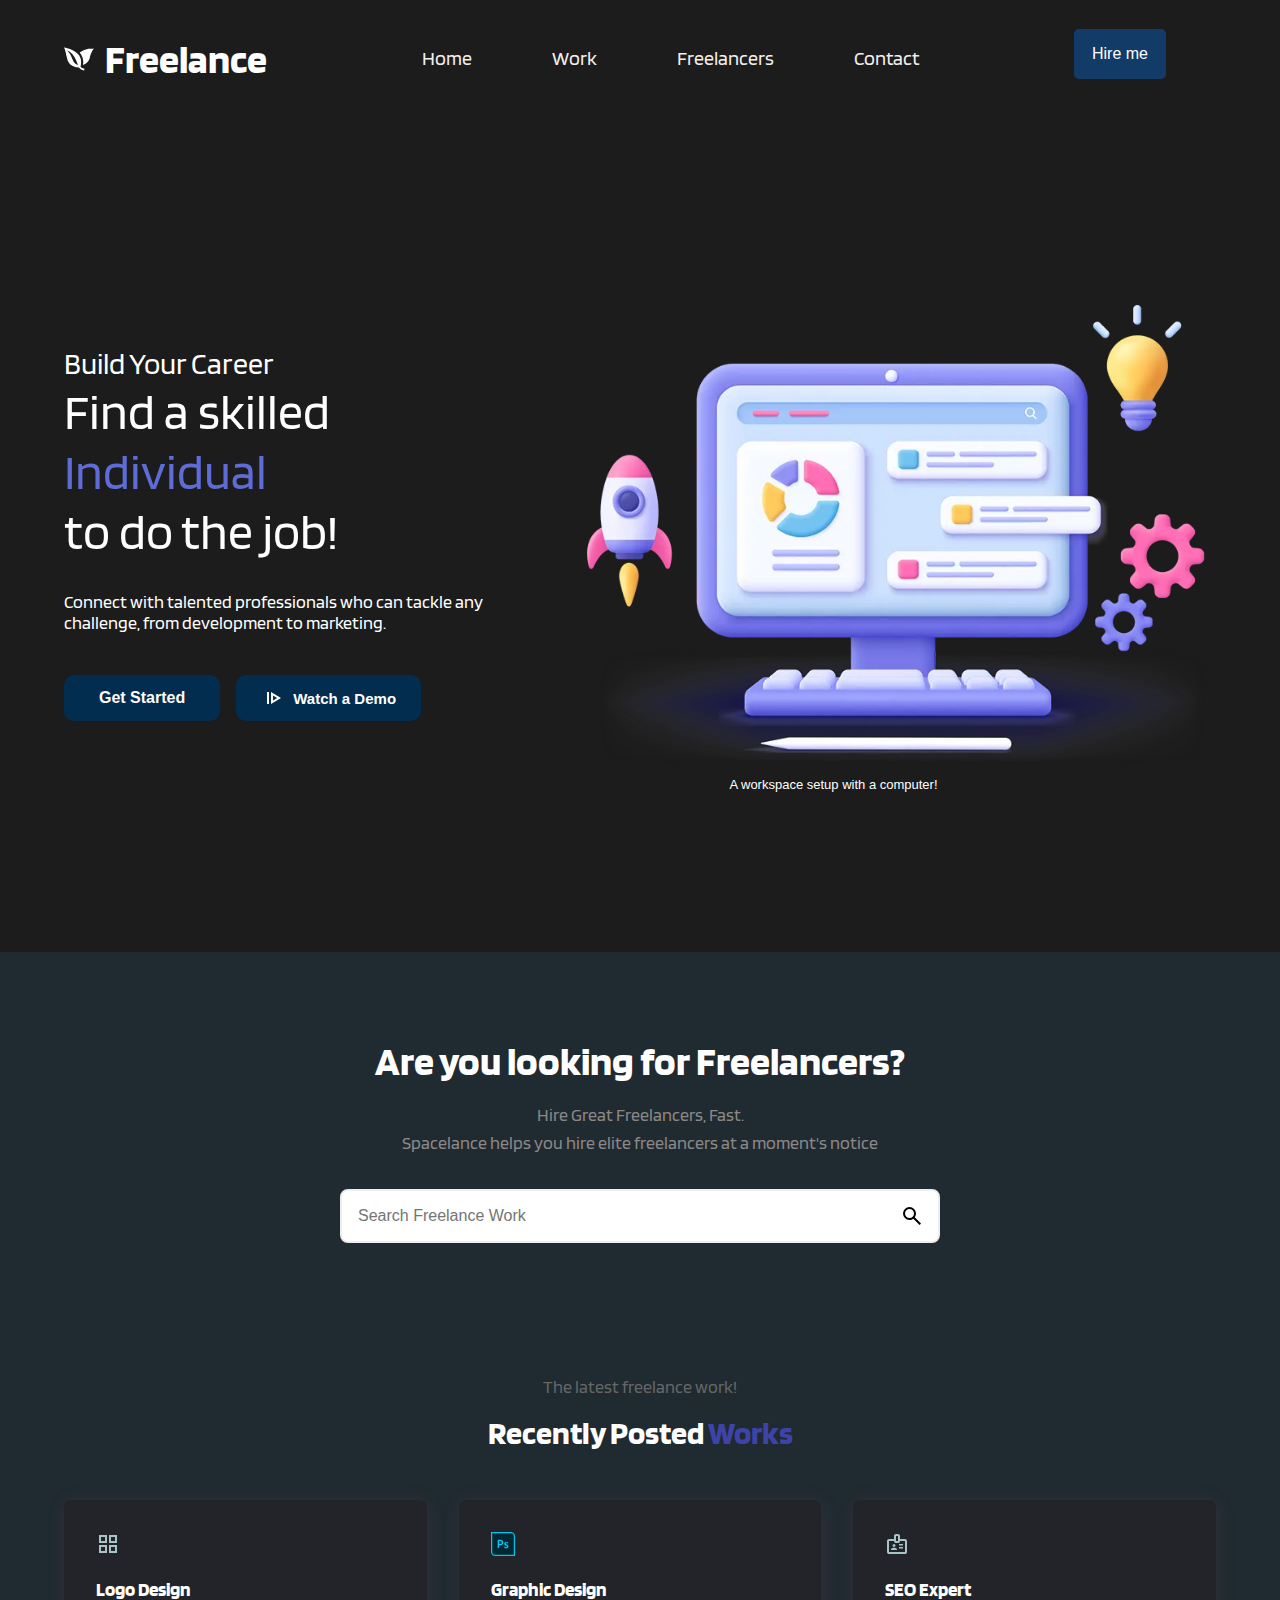
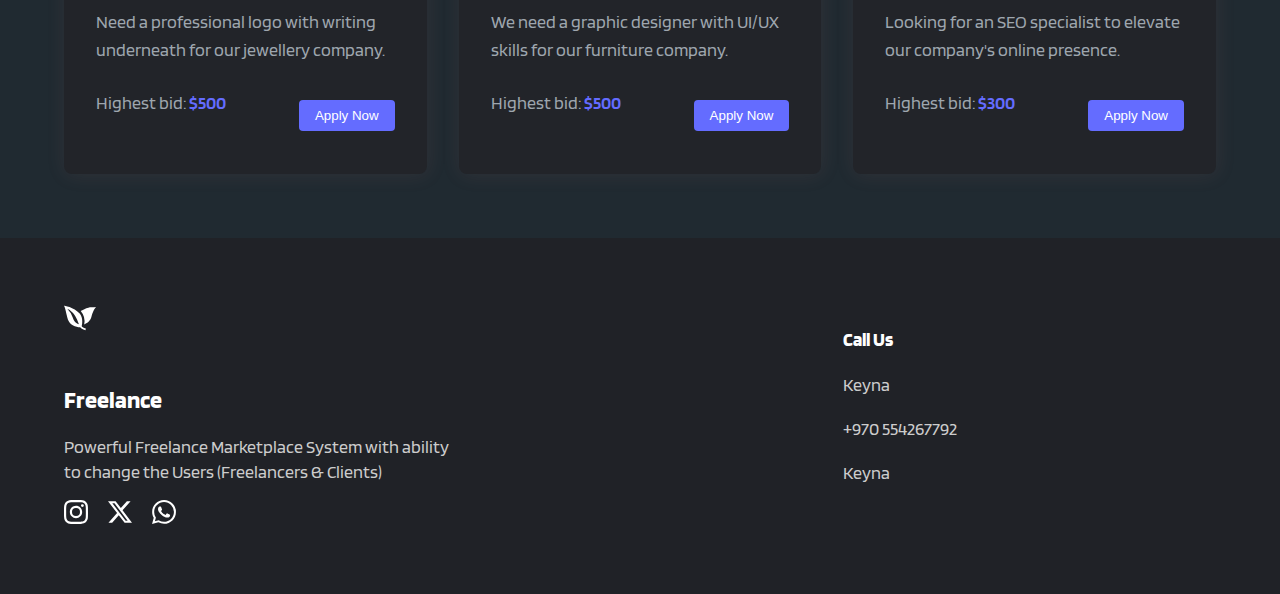
<file: index.html>
<!DOCTYPE html>
<html lang="en">
<head>
    <meta charset="UTF-8">
    <meta name="viewport" content="width=device-width, initial-scale=1.0">
    <title>Freelance</title>
    <link rel="stylesheet" href="./styles/main.css">
    <link rel="stylesheet" href="./styles/style.css">

</head>
<body>

  <section id="landing">
    <header class="head-container">
      <div class="logo">
          <svg role="img" class=icon viewBox="0 0 24 24" xmlns="http://www.w3.org/2000/svg"><title>Codefresh</title><path d="M0 2.84c1.402 2.71 1.445 5.241 2.977 10.4 1.855 5.341 8.703 5.701 9.21 5.711.46.726 1.513 1.704 3.926 2.21l.268-1.272c-2.082-.436-2.844-1.239-3.106-1.68l-.005.006c.087-.484 1.523-5.377-1.323-9.352C7.182 3.583 0 2.84 0 2.84zm24 .84c-3.898.611-4.293-.92-11.473 3.093a11.879 11.879 0 0 1 2.625 10.05c3.723-1.486 5.166-3.976 5.606-6.466 0 0 1.27-4.716 3.242-6.677zM12.527 6.773l-.002-.002v.004l.002-.002zM2.643 5.22s5.422 1.426 8.543 11.543c-2.945-.889-4.203-3.796-4.63-5.168h.006a15.863 15.863 0 0 0-3.92-6.375z"/></svg>
          <h1><a href="../index.html">Freelance</a></h1>
      </div>
  
      <nav>
        <ul class="navigation">
          <li><a href="#landing">Home</a></li>
          <li><a href="#looking-id">Work</a></li>
          <li><a href="#latest-id">Freelancers</a></li>
          <li><a href="#footer-id">Contact</a></li>
        </ul>
      </nav>
      <button class="hire"><a href="/pages/login.html">Hire me</a></button>
    </header>
  <main>
    <section class="main-text">
      <div class="text"> 
        <p class="build">Build Your Career</p>
        <p>Find a skilled <span>Individual</span><br> to do the job!</p>
        <p>Connect with talented professionals who can tackle any challenge, from development to marketing.
        </p>
      </div>
      <div class="buttons">
        <button id="getStarted">
          <a href="#">Get Started</a>
        </button>
        <button class="button2">
          <svg xmlns="http://www.w3.org/2000/svg" class="video" height="24px" viewBox="0 -960 960 960" width="24px" fill="#e3e3e3"><path d="M240-240v-480h80v480h-80Zm160 0 400-240-400-240v480Zm80-141v-198l165 99-165 99Zm0-99Z"/></svg>
          <p class="demo">Watch a Demo</p>
        </button>
      </div>
    </section>

      <div class="pic">
        <figure>
          <img src="Images/Photo.webp" alt="A photo that contains a computer">
          <figcaption>A workspace setup with a computer!</figcaption>
        </figure>
      </div>
    
  </main> 
  </section>

  <section id="main">
    <section class="looking-container" id="looking-id">
        
      <div class="looking-text">
     <h1 class="looking-h">Are you looking for Freelancers?</h1>
     <p class="looking-p">Hire Great Freelancers, Fast.<br> Spacelance helps you hire elite freelancers at a moment's notice</p>
      </div>
   
     <div class="search-container">
       <form>
       <input type="search" class="search" placeholder="Search Freelance Work">
        <svg xmlns="http://www.w3.org/2000/svg" class="icon-search" height="24px" viewBox="0 -960 960 960" width="24px" fill="#000000">
        <path d="M784-120 532-372q-30 24-69 38t-83 14q-109 0-184.5-75.5T120-580q0-109 75.5-184.5T380-840q109 0 184.5 75.5T640-580q0 44-14 83t-38 69l252 252-56 56ZM380-400q75 0 127.5-52.5T560-580q0-75-52.5-127.5T380-760q-75 0-127.5 52.5T200-580q0 75 52.5 127.5T380-400Z"/></svg>
       </form>
     </div>
   
 </section>



 <section class="latest-work" id="latest-id">
   <div class="latest-text">
       <p class="latest-p">The latest freelance work!</p>
       <h1 class="latest-h">Recently Posted <span>Works</span></h1>
   </div>

   <div class="cards-container">
       <div class="card">
           <div class="icon">
               <svg xmlns="http://www.w3.org/2000/svg" height="24px" viewBox="0 -960 960 960" width="24px" fill="#000000" aria-label="Category Icon">
               <path d="M120-520v-320h320v320H120Zm0 400v-320h320v320H120Zm400-400v-320h320v320H520Zm0 400v-320h320v320H520ZM200-600h160v-160H200v160Zm400 0h160v-160H600v160Zm0 400h160v-160H600v160Zm-400 0h160v-160H200v160Zm400-400Zm0 240Zm-240 0Zm0-240Z"/>
               </svg>
           </div>
           <h3>Logo Design</h3>
           <p>Need a professional logo with writing underneath for our jewellery company.</p>
           <div class="card-footer">
               <p class="price">Highest bid: <span>$500</span></p>
               <button class="apply-btn">Apply Now</button>
           </div>
       </div>

       <div class="card">
           <div class="icon">
               <img src="/svg/adobe-photoshop.png" height="24" alt="Photoshop Icon">
           </div>
           <h3>Graphic Design</h3>
           <p>We need a graphic designer with UI/UX skills for our furniture company.</p>
           <div class="card-footer">
               <p class="price">Highest bid: <span>$500</span></p>
               <button class="apply-btn">Apply Now</button>
           </div>
       </div>

       <div class="card">
           <div class="icon">
               <svg xmlns="http://www.w3.org/2000/svg" height="24px" viewBox="0 -960 960 960" width="24px" fill="#000000">
               <path d="M160-80q-33 0-56.5-23.5T80-160v-440q0-33 23.5-56.5T160-680h200v-120q0-33 23.5-56.5T440-880h80q33 0 56.5 23.5T600-800v120h200q33 0 56.5 23.5T880-600v440q0 33-23.5 56.5T800-80H160Zm0-80h640v-440H600q0 33-23.5 56.5T520-520h-80q-33 0-56.5-23.5T360-600H160v440Zm80-80h240v-18q0-17-9.5-31.5T444-312q-20-9-40.5-13.5T360-330q-23 0-43.5 4.5T276-312q-17 8-26.5 22.5T240-258v18Zm320-60h160v-60H560v60Zm-200-60q25 0 42.5-17.5T420-420q0-25-17.5-42.5T360-480q-25 0-42.5 17.5T300-420q0 25 17.5 42.5T360-360Zm200-60h160v-60H560v60ZM440-600h80v-200h-80v200Zm40 220Z"/></svg>                    </svg>
           </div>
           <h3>SEO Expert</h3>
           <p>Looking for an SEO specialist to elevate our company's online presence.</p>
           <div class="card-footer">
               <p class="price">Highest bid: <span>$300</span></p>
               <button class="apply-btn">Apply Now</button>
           </div>
       </div>
   </div> 
</section>


   <footer>
   <section class="footer1" id="footer-id">
           <div class="logo-footer">
               <div class="logo-icon">
                   <svg role="img" class=icon viewBox="0 0 24 24" xmlns="http://www.w3.org/2000/svg"><title>Codefresh</title><path d="M0 2.84c1.402 2.71 1.445 5.241 2.977 10.4 1.855 5.341 8.703 5.701 9.21 5.711.46.726 1.513 1.704 3.926 2.21l.268-1.272c-2.082-.436-2.844-1.239-3.106-1.68l-.005.006c.087-.484 1.523-5.377-1.323-9.352C7.182 3.583 0 2.84 0 2.84zm24 .84c-3.898.611-4.293-.92-11.473 3.093a11.879 11.879 0 0 1 2.625 10.05c3.723-1.486 5.166-3.976 5.606-6.466 0 0 1.27-4.716 3.242-6.677zM12.527 6.773l-.002-.002v.004l.002-.002zM2.643 5.22s5.422 1.426 8.543 11.543c-2.945-.889-4.203-3.796-4.63-5.168h.006a15.863 15.863 0 0 0-3.92-6.375z"/></svg>
                   <h1><a href="../index.html">Freelance</a></h1>
               </div>
           <p>Powerful Freelance Marketplace System with ability to change the Users (Freelancers & Clients)</p>
           <div class="footer-icons">

                   <div class="social-icon instagram">
                       <a href="https://www.instagram.com/"> 
                       <svg role="img" class="f-icon" viewBox="0 0 24 24" xmlns="http://www.w3.org/2000/svg"><title>Instagram</title>
                        <path d="M7.0301.084c-1.2768.0602-2.1487.264-2.911.5634-.7888.3075-1.4575.72-2.1228 1.3877-.6652.6677-1.075 1.3368-1.3802 2.127-.2954.7638-.4956 1.6365-.552 2.914-.0564 1.2775-.0689 1.6882-.0626 4.947.0062 3.2586.0206 3.6671.0825 4.9473.061 1.2765.264 2.1482.5635 2.9107.308.7889.72 1.4573 1.388 2.1228.6679.6655 1.3365 1.0743 2.1285 1.38.7632.295 1.6361.4961 2.9134.552 1.2773.056 1.6884.069 4.9462.0627 3.2578-.0062 3.668-.0207 4.9478-.0814 1.28-.0607 2.147-.2652 2.9098-.5633.7889-.3086 1.4578-.72 2.1228-1.3881.665-.6682 1.0745-1.3378 1.3795-2.1284.2957-.7632.4966-1.636.552-2.9124.056-1.2809.0692-1.6898.063-4.948-.0063-3.2583-.021-3.6668-.0817-4.9465-.0607-1.2797-.264-2.1487-.5633-2.9117-.3084-.7889-.72-1.4568-1.3876-2.1228C21.2982 1.33 20.628.9208 19.8378.6165 19.074.321 18.2017.1197 16.9244.0645 15.6471.0093 15.236-.005 11.977.0014 8.718.0076 8.31.0215 7.0301.0839m.1402 21.6932c-1.17-.0509-1.8053-.2453-2.2287-.408-.5606-.216-.96-.4771-1.3819-.895-.422-.4178-.6811-.8186-.9-1.378-.1644-.4234-.3624-1.058-.4171-2.228-.0595-1.2645-.072-1.6442-.079-4.848-.007-3.2037.0053-3.583.0607-4.848.05-1.169.2456-1.805.408-2.2282.216-.5613.4762-.96.895-1.3816.4188-.4217.8184-.6814 1.3783-.9003.423-.1651 1.0575-.3614 2.227-.4171 1.2655-.06 1.6447-.072 4.848-.079 3.2033-.007 3.5835.005 4.8495.0608 1.169.0508 1.8053.2445 2.228.408.5608.216.96.4754 1.3816.895.4217.4194.6816.8176.9005 1.3787.1653.4217.3617 1.056.4169 2.2263.0602 1.2655.0739 1.645.0796 4.848.0058 3.203-.0055 3.5834-.061 4.848-.051 1.17-.245 1.8055-.408 2.2294-.216.5604-.4763.96-.8954 1.3814-.419.4215-.8181.6811-1.3783.9-.4224.1649-1.0577.3617-2.2262.4174-1.2656.0595-1.6448.072-4.8493.079-3.2045.007-3.5825-.006-4.848-.0608M16.953 5.5864A1.44 1.44 0 1 0 18.39 4.144a1.44 1.44 0 0 0-1.437 1.4424M5.8385 12.012c.0067 3.4032 2.7706 6.1557 6.173 6.1493 3.4026-.0065 6.157-2.7701 6.1506-6.1733-.0065-3.4032-2.771-6.1565-6.174-6.1498-3.403.0067-6.156 2.771-6.1496 6.1738M8 12.0077a4 4 0 1 1 4.008 3.9921A3.9996 3.9996 0 0 1 8 12.0077"/></svg>
                       </a>
                   </div>

                   <div class="social-icon x">
                        <a href="https://x.com/home"> 
                       <svg role="img" class="f-icon"viewBox="0 0 24 24" xmlns="http://www.w3.org/2000/svg"><title>X</title>
                       <path d="M18.901 1.153h3.68l-8.04 9.19L24 22.846h-7.406l-5.8-7.584-6.638 7.584H.474l8.6-9.83L0 1.154h7.594l5.243 6.932ZM17.61 20.644h2.039L6.486 3.24H4.298Z"/></svg> 
                       </a>
                   </div>

                   <div class="social-icon whatsapp">
                       <a href="https://web.whatsapp.com/"> 
                       <svg role="img" class="f-icon" viewBox="0 0 24 24" xmlns="http://www.w3.org/2000/svg"><title>WhatsApp</title>
                       <path d="M17.472 14.382c-.297-.149-1.758-.867-2.03-.967-.273-.099-.471-.148-.67.15-.197.297-.767.966-.94 1.164-.173.199-.347.223-.644.075-.297-.15-1.255-.463-2.39-1.475-.883-.788-1.48-1.761-1.653-2.059-.173-.297-.018-.458.13-.606.134-.133.298-.347.446-.52.149-.174.198-.298.298-.497.099-.198.05-.371-.025-.52-.075-.149-.669-1.612-.916-2.207-.242-.579-.487-.5-.669-.51-.173-.008-.371-.01-.57-.01-.198 0-.52.074-.792.372-.272.297-1.04 1.016-1.04 2.479 0 1.462 1.065 2.875 1.213 3.074.149.198 2.096 3.2 5.077 4.487.709.306 1.262.489 1.694.625.712.227 1.36.195 1.871.118.571-.085 1.758-.719 2.006-1.413.248-.694.248-1.289.173-1.413-.074-.124-.272-.198-.57-.347m-5.421 7.403h-.004a9.87 9.87 0 01-5.031-1.378l-.361-.214-3.741.982.998-3.648-.235-.374a9.86 9.86 0 01-1.51-5.26c.001-5.45 4.436-9.884 9.888-9.884 2.64 0 5.122 1.03 6.988 2.898a9.825 9.825 0 012.893 6.994c-.003 5.45-4.437 9.884-9.885 9.884m8.413-18.297A11.815 11.815 0 0012.05 0C5.495 0 .16 5.335.157 11.892c0 2.096.547 4.142 1.588 5.945L.057 24l6.305-1.654a11.882 11.882 0 005.683 1.448h.005c6.554 0 11.89-5.335 11.893-11.893a11.821 11.821 0 00-3.48-8.413Z"/></svg>
                        </a>
                   </div>
               
               </div>
           </div>
       </section>

       <section class="footer2">
           <h3 class="call">Call Us</h3>
           <div class="footer2-container">
               <div class="keyna">
                   <p>Keyna</p>
               </div>
               <div class="number">
                   <p>+970 554267792</p>
               </div>
               <div class="gmail">
                   <p>Keyna</p>
               </div>
           </div>

       </section>
   </footer>
   
  <script>
    document.getElementById("getStarted").addEventListener("click", function() {
        document.getElementById("main").scrollIntoView({ behavior: "smooth" });
    });

    document.querySelectorAll('.navigation a').forEach(anchor => {
  anchor.addEventListener('click', function(e) {
    e.preventDefault();

    const targetId = this.getAttribute('href');
    const targetElement = document.querySelector(targetId);

    if (targetElement) {
      targetElement.scrollIntoView({
        behavior: 'smooth'
      });
    }
  });
});
</script>

</body>
</html>
</file>
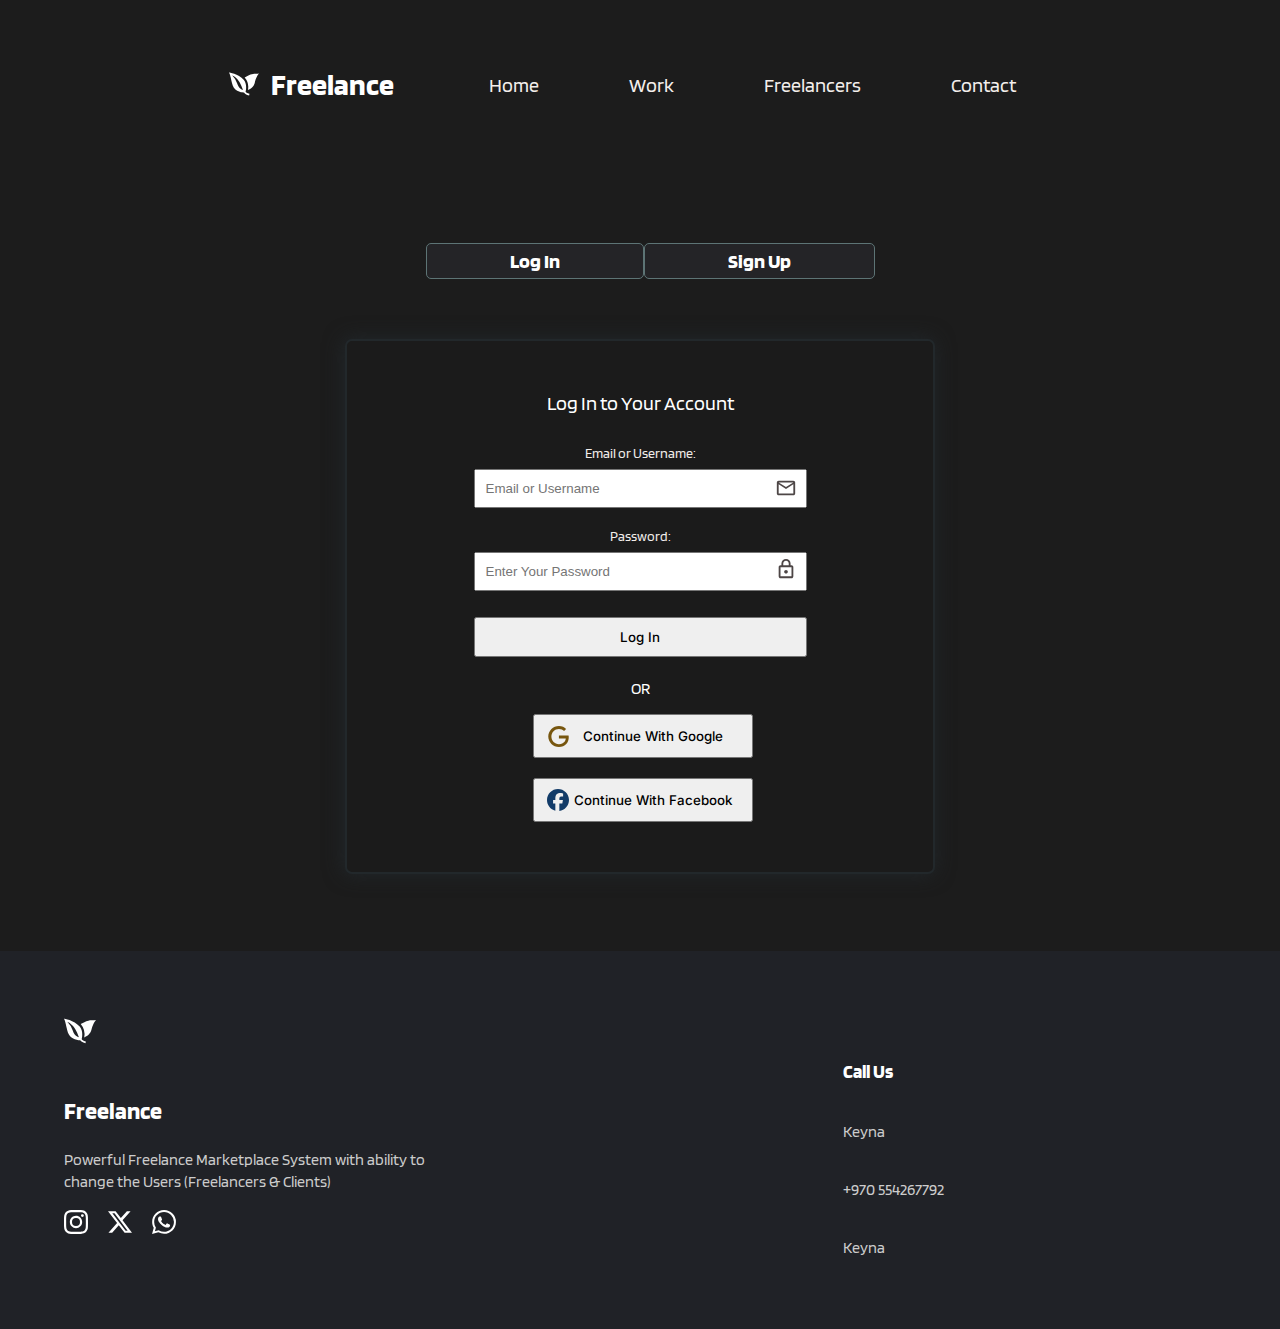
<file: pages/login.html>
<!DOCTYPE html>
<html lang="en">
<head>
    <meta charset="UTF-8">
    <meta name="viewport" content="width=device-width, initial-scale=1.0">
    <title>Log In</title>
    <link href='https://unpkg.com/boxicons@2.1.4/css/boxicons.min.css' rel='stylesheet'>
    <link rel="stylesheet" href="../styles/login.css">
    <link rel="stylesheet" href="../styles/style.css">

</head>

<body>
    <header class="head-container">
        <div class="logo">
            <svg role="img" class="icon" viewBox="0 0 24 24" xmlns="http://www.w3.org/2000/svg"><title>Codefresh</title><path d="M0 2.84c1.402 2.71 1.445 5.241 2.977 10.4 1.855 5.341 8.703 5.701 9.21 5.711.46.726 1.513 1.704 3.926 2.21l.268-1.272c-2.082-.436-2.844-1.239-3.106-1.68l-.005.006c.087-.484 1.523-5.377-1.323-9.352C7.182 3.583 0 2.84 0 2.84zm24 .84c-3.898.611-4.293-.92-11.473 3.093a11.879 11.879 0 0 1 2.625 10.05c3.723-1.486 5.166-3.976 5.606-6.466 0 0 1.27-4.716 3.242-6.677zM12.527 6.773l-.002-.002v.004l.002-.002zM2.643 5.22s5.422 1.426 8.543 11.543c-2.945-.889-4.203-3.796-4.63-5.168h.006a15.863 15.863 0 0 0-3.92-6.375z"/></svg>
            <h1><a href="../index.html">Freelance</a></h1>
        </div>
        <nav>
            <ul class="navigation">
                <li><a href="../index.html#landing">Home</a></li>
                <li><a href="../index.html#looking-id">Work</a></li>
                <li><a href="../index.html#latest-id">Freelancers</a></li>
                <li><a href="../index.html#footer-id">Contact</a></li>
            </ul>
        </nav>
    </header>

    <main>
        <form action="">
            <ul class="tab-menu">
                <li class="tab-login"><a href="login.html">Log In</a></li>  
                <li class="tab-signup"><a href="Signup.html">Sign Up</a></li>
            </ul>

            <div class="tab-content">
                <div class="center">
                    <p class="sign-pargraph">Log In to Your Account</p>

                    <div class="email-container">
                        <label for="email" class="label-email">Email or Username:</label>
                        <input type="email" id="email" placeholder="Email or Username" class="email" required>
                        <svg xmlns="http://www.w3.org/2000/svg" height="22px" class="icon-email" viewBox="0 -960 960 960" width="24px" fill="#e3e3e3"><path d="M160-160q-33 0-56.5-23.5T80-240v-480q0-33 23.5-56.5T160-800h640q33 0 56.5 23.5T880-720v480q0 33-23.5 56.5T800-160H160Zm320-280L160-640v400h640v-400L480-440Zm0-80 320-200H160l320 200ZM160-640v-80 480-400Z"/></svg>
                    </div>

                    <div class="password-container1">
                        <label for="password" class="label-password">Password:</label>
                        <input type="password" id="password" placeholder="Enter Your Password" class="password" required>
                        <svg xmlns="http://www.w3.org/2000/svg" height="22px" class="icon-password" viewBox="0 -960 960 960" width="24px" fill="#000000"><path d="M240-80q-33 0-56.5-23.5T160-160v-400q0-33 23.5-56.5T240-640h40v-80q0-83 58.5-141.5T480-920q83 0 141.5 58.5T680-720v80h40q33 0 56.5 23.5T800-560v400q0 33-23.5 56.5T720-80H240Zm0-80h480v-400H240v400Zm240-120q33 0 56.5-23.5T560-360q0-33-23.5-56.5T480-440q-33 0-56.5 23.5T400-360q0 33 23.5 56.5T480-280ZM360-640h240v-80q0-50-35-85t-85-35q-50 0-85 35t-35 85v80ZM240-160v-400 400Z"/></svg>
                    </div>

                    <div class="started-container">
                        <button type="button" class="get-started"><p>Log In</p></button> 
                    </div>
                </div>

                <p class="or">OR</p>
                <div class="continue-container">
                    <button type="button" class="continue">
                        <svg role="img" class="google" viewBox="0 0 24 24" xmlns="http://www.w3.org/2000/svg"><title>Google</title><path d="M12.48 10.92v3.28h7.84c-.24 1.84-.853 3.187-1.787 4.133-1.147 1.147-2.933 2.4-6.053 2.4-4.827 0-8.6-3.893-8.6-8.72s3.773-8.72 8.6-8.72c2.6 0 4.507 1.027 5.907 2.347l2.307-2.307C18.747 1.44 16.133 0 12.48 0 5.867 0 .307 5.387.307 12s5.56 12 12.173 12c3.573 0 6.267-1.173 8.373-3.36 2.16-2.16 2.84-5.213 2.84-7.667 0-.76-.053-1.467-.173-2.053H12.48z"/></svg>
                        <a href="">Continue With Google</a>
                    </button>
                    <button type="button" class="continue">
                        <svg role="img" class="facebook" viewBox="0 0 24 24" xmlns="http://www.w3.org/2000/svg"><title>Facebook</title><path d="M9.101 23.691v-7.98H6.627v-3.667h2.474v-1.58c0-4.085 1.848-5.978 5.858-5.978.401 0 .955.042 1.468.103a8.68 8.68 0 0 1 1.141.195v3.325a8.623 8.623 0 0 0-.653-.036 26.805 26.805 0 0 0-.733-.009c-.707 0-1.259.096-1.675.309a1.686 1.686 0 0 0-.679.622c-.258.42-.374.995-.374 1.752v1.297h3.919l-.386 2.103-.287 1.564h-3.246v8.245C19.396 23.238 24 18.179 24 12.044c0-6.627-5.373-12-12-12s-12 5.373-12 12c0 5.628 3.874 10.35 9.101 11.647Z"/></svg>
                        <a href="">Continue With Facebook</a>
                    </button>
                </div>
            </div>
        </form>
    </main>

    <footer>
        <section class="footer1" id="footer-id">
                <div class="logo-footer">
                    <div class="logo-icon">
                        <svg role="img" class=icon viewBox="0 0 24 24" xmlns="http://www.w3.org/2000/svg"><title>Codefresh</title><path d="M0 2.84c1.402 2.71 1.445 5.241 2.977 10.4 1.855 5.341 8.703 5.701 9.21 5.711.46.726 1.513 1.704 3.926 2.21l.268-1.272c-2.082-.436-2.844-1.239-3.106-1.68l-.005.006c.087-.484 1.523-5.377-1.323-9.352C7.182 3.583 0 2.84 0 2.84zm24 .84c-3.898.611-4.293-.92-11.473 3.093a11.879 11.879 0 0 1 2.625 10.05c3.723-1.486 5.166-3.976 5.606-6.466 0 0 1.27-4.716 3.242-6.677zM12.527 6.773l-.002-.002v.004l.002-.002zM2.643 5.22s5.422 1.426 8.543 11.543c-2.945-.889-4.203-3.796-4.63-5.168h.006a15.863 15.863 0 0 0-3.92-6.375z"/></svg>
                        <h1><a href="../index.html">Freelance</a></h1>
                    </div>
                <p>Powerful Freelance Marketplace System with ability to change the Users (Freelancers & Clients)</p>
                <div class="footer-icons">
     
                        <div class="social-icon instagram">
                            <a href="https://www.instagram.com/"> 
                            <svg role="img" class="f-icon" viewBox="0 0 24 24" xmlns="http://www.w3.org/2000/svg"><title>Instagram</title>
                             <path d="M7.0301.084c-1.2768.0602-2.1487.264-2.911.5634-.7888.3075-1.4575.72-2.1228 1.3877-.6652.6677-1.075 1.3368-1.3802 2.127-.2954.7638-.4956 1.6365-.552 2.914-.0564 1.2775-.0689 1.6882-.0626 4.947.0062 3.2586.0206 3.6671.0825 4.9473.061 1.2765.264 2.1482.5635 2.9107.308.7889.72 1.4573 1.388 2.1228.6679.6655 1.3365 1.0743 2.1285 1.38.7632.295 1.6361.4961 2.9134.552 1.2773.056 1.6884.069 4.9462.0627 3.2578-.0062 3.668-.0207 4.9478-.0814 1.28-.0607 2.147-.2652 2.9098-.5633.7889-.3086 1.4578-.72 2.1228-1.3881.665-.6682 1.0745-1.3378 1.3795-2.1284.2957-.7632.4966-1.636.552-2.9124.056-1.2809.0692-1.6898.063-4.948-.0063-3.2583-.021-3.6668-.0817-4.9465-.0607-1.2797-.264-2.1487-.5633-2.9117-.3084-.7889-.72-1.4568-1.3876-2.1228C21.2982 1.33 20.628.9208 19.8378.6165 19.074.321 18.2017.1197 16.9244.0645 15.6471.0093 15.236-.005 11.977.0014 8.718.0076 8.31.0215 7.0301.0839m.1402 21.6932c-1.17-.0509-1.8053-.2453-2.2287-.408-.5606-.216-.96-.4771-1.3819-.895-.422-.4178-.6811-.8186-.9-1.378-.1644-.4234-.3624-1.058-.4171-2.228-.0595-1.2645-.072-1.6442-.079-4.848-.007-3.2037.0053-3.583.0607-4.848.05-1.169.2456-1.805.408-2.2282.216-.5613.4762-.96.895-1.3816.4188-.4217.8184-.6814 1.3783-.9003.423-.1651 1.0575-.3614 2.227-.4171 1.2655-.06 1.6447-.072 4.848-.079 3.2033-.007 3.5835.005 4.8495.0608 1.169.0508 1.8053.2445 2.228.408.5608.216.96.4754 1.3816.895.4217.4194.6816.8176.9005 1.3787.1653.4217.3617 1.056.4169 2.2263.0602 1.2655.0739 1.645.0796 4.848.0058 3.203-.0055 3.5834-.061 4.848-.051 1.17-.245 1.8055-.408 2.2294-.216.5604-.4763.96-.8954 1.3814-.419.4215-.8181.6811-1.3783.9-.4224.1649-1.0577.3617-2.2262.4174-1.2656.0595-1.6448.072-4.8493.079-3.2045.007-3.5825-.006-4.848-.0608M16.953 5.5864A1.44 1.44 0 1 0 18.39 4.144a1.44 1.44 0 0 0-1.437 1.4424M5.8385 12.012c.0067 3.4032 2.7706 6.1557 6.173 6.1493 3.4026-.0065 6.157-2.7701 6.1506-6.1733-.0065-3.4032-2.771-6.1565-6.174-6.1498-3.403.0067-6.156 2.771-6.1496 6.1738M8 12.0077a4 4 0 1 1 4.008 3.9921A3.9996 3.9996 0 0 1 8 12.0077"/></svg>
                            </a>
                        </div>
     
                        <div class="social-icon x">
                             <a href="https://x.com/home"> 
                            <svg role="img" class="f-icon"viewBox="0 0 24 24" xmlns="http://www.w3.org/2000/svg"><title>X</title>
                            <path d="M18.901 1.153h3.68l-8.04 9.19L24 22.846h-7.406l-5.8-7.584-6.638 7.584H.474l8.6-9.83L0 1.154h7.594l5.243 6.932ZM17.61 20.644h2.039L6.486 3.24H4.298Z"/></svg> 
                            </a>
                        </div>
     
                        <div class="social-icon whatsapp">
                            <a href="https://web.whatsapp.com/"> 
                            <svg role="img" class="f-icon" viewBox="0 0 24 24" xmlns="http://www.w3.org/2000/svg"><title>WhatsApp</title>
                            <path d="M17.472 14.382c-.297-.149-1.758-.867-2.03-.967-.273-.099-.471-.148-.67.15-.197.297-.767.966-.94 1.164-.173.199-.347.223-.644.075-.297-.15-1.255-.463-2.39-1.475-.883-.788-1.48-1.761-1.653-2.059-.173-.297-.018-.458.13-.606.134-.133.298-.347.446-.52.149-.174.198-.298.298-.497.099-.198.05-.371-.025-.52-.075-.149-.669-1.612-.916-2.207-.242-.579-.487-.5-.669-.51-.173-.008-.371-.01-.57-.01-.198 0-.52.074-.792.372-.272.297-1.04 1.016-1.04 2.479 0 1.462 1.065 2.875 1.213 3.074.149.198 2.096 3.2 5.077 4.487.709.306 1.262.489 1.694.625.712.227 1.36.195 1.871.118.571-.085 1.758-.719 2.006-1.413.248-.694.248-1.289.173-1.413-.074-.124-.272-.198-.57-.347m-5.421 7.403h-.004a9.87 9.87 0 01-5.031-1.378l-.361-.214-3.741.982.998-3.648-.235-.374a9.86 9.86 0 01-1.51-5.26c.001-5.45 4.436-9.884 9.888-9.884 2.64 0 5.122 1.03 6.988 2.898a9.825 9.825 0 012.893 6.994c-.003 5.45-4.437 9.884-9.885 9.884m8.413-18.297A11.815 11.815 0 0012.05 0C5.495 0 .16 5.335.157 11.892c0 2.096.547 4.142 1.588 5.945L.057 24l6.305-1.654a11.882 11.882 0 005.683 1.448h.005c6.554 0 11.89-5.335 11.893-11.893a11.821 11.821 0 00-3.48-8.413Z"/></svg>
                             </a>
                        </div>
                    
                    </div>
                </div>
            </section>
     
            <section class="footer2">
                <h3 class="call">Call Us</h3>
                <div class="footer2-container">
                    <div class="keyna">
                        <p>Keyna</p>
                    </div>
                    <div class="number">
                        <p>+970 554267792</p>
                    </div>
                    <div class="gmail">
                        <p>Keyna</p>
                    </div>
                </div>
     
            </section>
        </footer>

        <script>
            document.querySelectorAll('.navigation a').forEach(anchor => {
                anchor.addEventListener('click', function(e) {
                    e.preventDefault();
                    
                    // Fade out effect
                    document.body.style.opacity = '0';
                    
                    // Wait for fade out to complete before redirecting
                    setTimeout(() => {
                        window.location.href = this.getAttribute('href');
                    }, 500); // Match this time with the CSS transition duration
                });
            });
            </script>
</body>
</html>
</file>
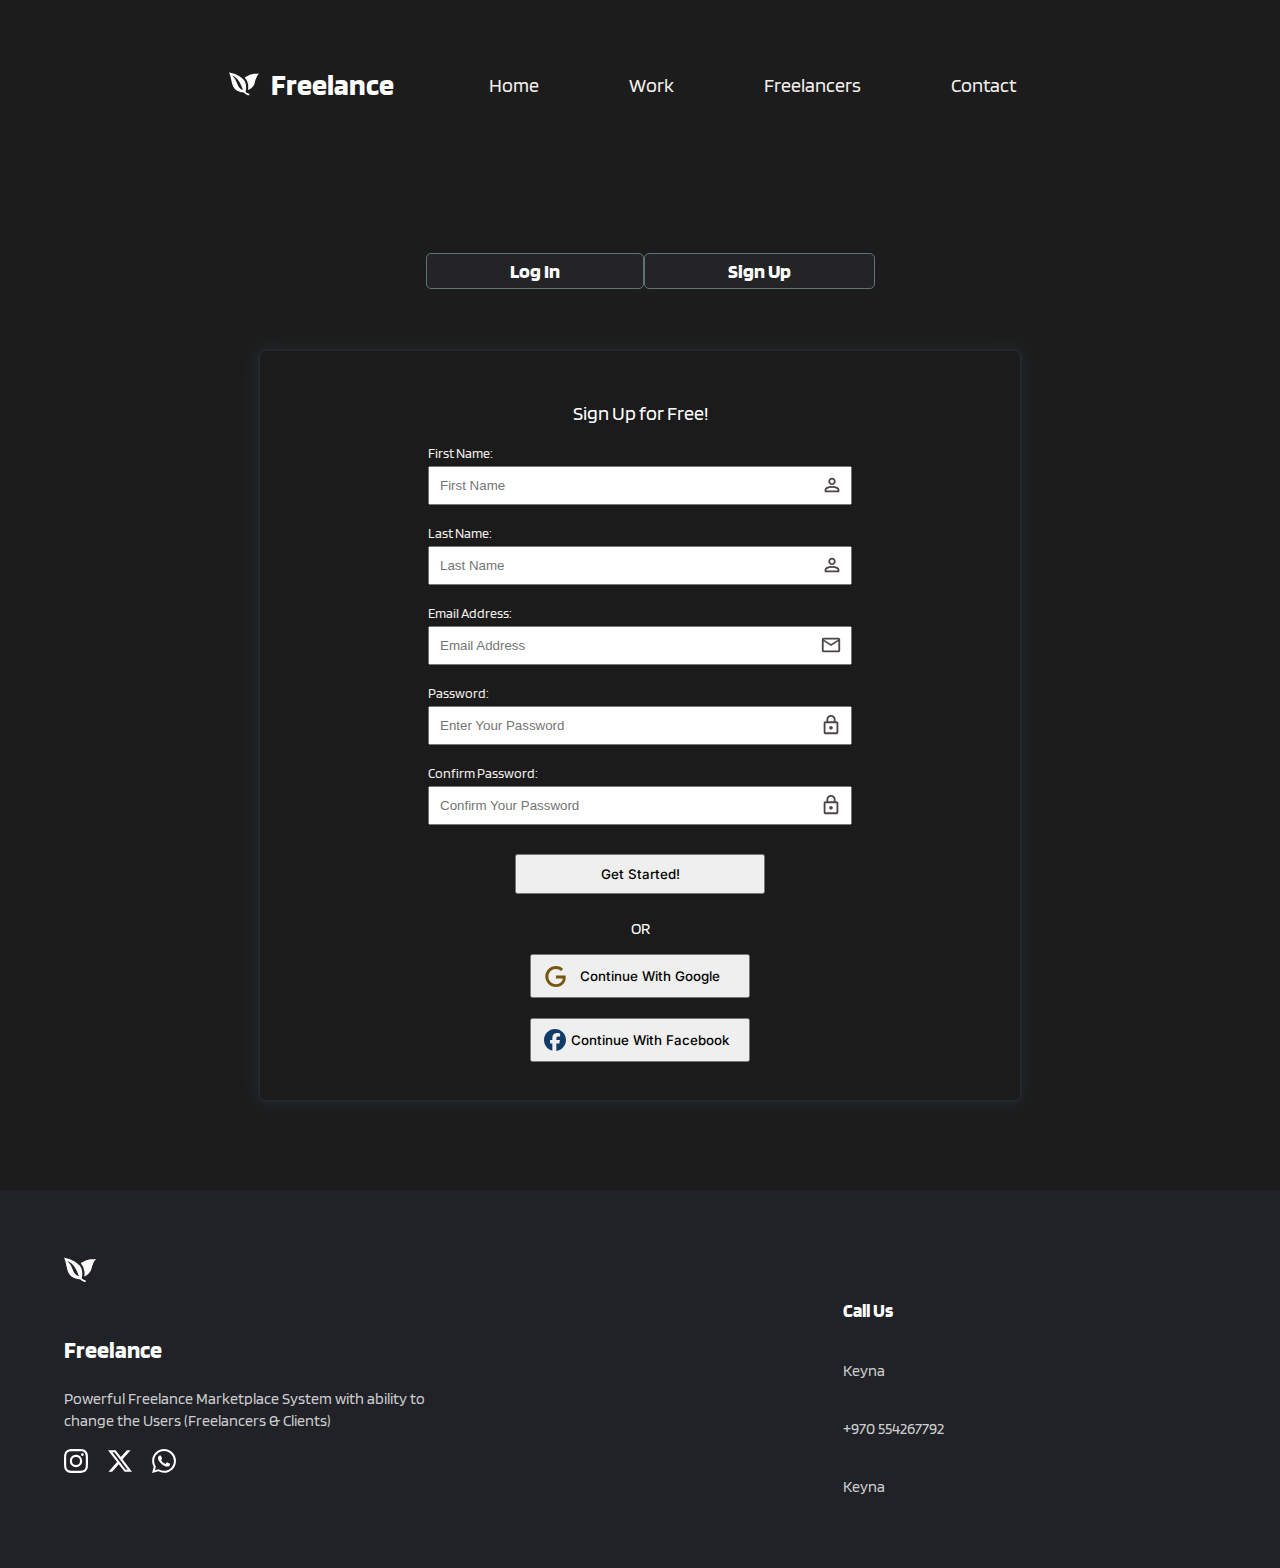
<file: pages/signup.html>
<!DOCTYPE html>
<html lang="en">
<head>
    <meta charset="UTF-8">
    <meta name="viewport" content="width=device-width, initial-scale=1.0">
    <title>SignUp</title>
    <link href='https://unpkg.com/boxicons@2.1.4/css/boxicons.min.css' rel='stylesheet'>
    <link rel="stylesheet" href="../styles/signup.css">
    <link rel="stylesheet" href="../styles/style.css">
</head>

<body>
    <header class="head-container">
        <div class="logo">
            <svg role="img" class="icon" viewBox="0 0 24 24" xmlns="http://www.w3.org/2000/svg"><title>Codefresh</title><path d="M0 2.84c1.402 2.71 1.445 5.241 2.977 10.4 1.855 5.341 8.703 5.701 9.21 5.711.46.726 1.513 1.704 3.926 2.21l.268-1.272c-2.082-.436-2.844-1.239-3.106-1.68l-.005.006c.087-.484 1.523-5.377-1.323-9.352C7.182 3.583 0 2.84 0 2.84zm24 .84c-3.898.611-4.293-.92-11.473 3.093a11.879 11.879 0 0 1 2.625 10.05c3.723-1.486 5.166-3.976 5.606-6.466 0 0 1.27-4.716 3.242-6.677zM12.527 6.773l-.002-.002v.004l.002-.002zM2.643 5.22s5.422 1.426 8.543 11.543c-2.945-.889-4.203-3.796-4.63-5.168h.006a15.863 15.863 0 0 0-3.92-6.375z"/></svg>
            <h1><a href="../index.html">Freelance</a></h1>
        </div>
        <nav>
            <ul class="navigation">
                <li><a href="../index.html#landing">Home</a></li>
                <li><a href="../index.html#looking-id">Work</a></li>
                <li><a href="../index.html#latest-id">Freelancers</a></li>
                <li><a href="../index.html#footer-id">Contact</a></li>
            </ul>
        </nav>
    </header>

    <main>
        <form action="">
            <ul class="tab-menu">
                <li class="tab-login"><a href="login.html">Log In</a></li>  
                <li class="tab-signup"><a href="Signup.html">Sign Up</a></li>
            </ul>

            <div class="tab-content">
                <div class="center">
                    <p class="sign-pargraph">Sign Up for Free!</p>
                    <div class="first-last">
                        <div class="input-container">
                            <label for="first-name" class="label-firstname">First Name:</label>
                            <input type="text" id="first-name" placeholder="First Name" class="first-name" required>
                            <svg xmlns="http://www.w3.org/2000/svg" height="22px" class="icon-profile" viewBox="0 -960 960 960" width="24px" fill="#e3e3e3"><path d="M480-480q-66 0-113-47t-47-113q0-66 47-113t113-47q66 0 113 47t47 113q0 66-47 113t-113 47ZM160-160v-112q0-34 17.5-62.5T224-378q62-31 126-46.5T480-440q66 0 130 15.5T736-378q29 15 46.5 43.5T800-272v112H160Zm80-80h480v-32q0-11-5.5-20T700-306q-54-27-109-40.5T480-360q-56 0-111 13.5T260-306q-9 5-14.5 14t-5.5 20v32Zm240-320q33 0 56.5-23.5T560-640q0-33-23.5-56.5T480-720q-33 0-56.5 23.5T400-640q0 33 23.5 56.5T480-560Zm0-80Zm0 400Z"/></svg>
                        </div>
                        <div class="input-container">
                            <label for="last-name" class="label-lastname">Last Name:</label>
                            <input type="text" id="last-name" placeholder="Last Name" class="second-name" required>
                            <svg xmlns="http://www.w3.org/2000/svg" height="22px" class="icon-profile" viewBox="0 -960 960 960" width="24px" fill="#e3e3e3"><path d="M480-480q-66 0-113-47t-47-113q0-66 47-113t113-47q66 0 113 47t47 113q0 66-47 113t-113 47ZM160-160v-112q0-34 17.5-62.5T224-378q62-31 126-46.5T480-440q66 0 130 15.5T736-378q29 15 46.5 43.5T800-272v112H160Zm80-80h480v-32q0-11-5.5-20T700-306q-54-27-109-40.5T480-360q-56 0-111 13.5T260-306q-9 5-14.5 14t-5.5 20v32Zm240-320q33 0 56.5-23.5T560-640q0-33-23.5-56.5T480-720q-33 0-56.5 23.5T400-640q0 33 23.5 56.5T480-560Zm0-80Zm0 400Z"/></svg>
                        </div>
                    </div>

                    <div class="email-container">
                        <label for="email" class="label-email">Email Address:</label>
                        <input type="email" id="email" placeholder="Email Address" class="email" required>
                        <svg xmlns="http://www.w3.org/2000/svg" height="22px" class="icon-email" viewBox="0 -960 960 960" width="24px" fill="#e3e3e3"><path d="M160-160q-33 0-56.5-23.5T80-240v-480q0-33 23.5-56.5T160-800h640q33 0 56.5 23.5T880-720v480q0 33-23.5 56.5T800-160H160Zm320-280L160-640v400h640v-400L480-440Zm0-80 320-200H160l320 200ZM160-640v-80 480-400Z"/></svg>
                    </div>

                    <div class="password-container1">
                        <label for="password" class="label-password">Password:</label>
                        <input type="password" id="password" placeholder="Enter Your Password" class="password" required>
                        <svg xmlns="http://www.w3.org/2000/svg" height="22px" class="icon-password" viewBox="0 -960 960 960" width="24px" fill="#000000"><path d="M240-80q-33 0-56.5-23.5T160-160v-400q0-33 23.5-56.5T240-640h40v-80q0-83 58.5-141.5T480-920q83 0 141.5 58.5T680-720v80h40q33 0 56.5 23.5T800-560v400q0 33-23.5 56.5T720-80H240Zm0-80h480v-400H240v400Zm240-120q33 0 56.5-23.5T560-360q0-33-23.5-56.5T480-440q-33 0-56.5 23.5T400-360q0 33 23.5 56.5T480-280ZM360-640h240v-80q0-50-35-85t-85-35q-50 0-85 35t-35 85v80ZM240-160v-400 400Z"/></svg>
                    </div>

                    <div class="password-container2">
                        <label for="password2" class="label-confirmpassword">Confirm Password:</label>
                        <input type="password" id="password2" placeholder="Confirm Your Password" class="password2" required>
                        <svg xmlns="http://www.w3.org/2000/svg" height="22px" class="icon-password" viewBox="0 -960 960 960" width="24px" fill="#000000"><path d="M240-80q-33 0-56.5-23.5T160-160v-400q0-33 23.5-56.5T240-640h40v-80q0-83 58.5-141.5T480-920q83 0 141.5 58.5T680-720v80h40q33 0 56.5 23.5T800-560v400q0 33-23.5 56.5T720-80H240Zm0-80h480v-400H240v400Zm240-120q33 0 56.5-23.5T560-360q0-33-23.5-56.5T480-440q-33 0-56.5 23.5T400-360q0 33 23.5 56.5T480-280ZM360-640h240v-80q0-50-35-85t-85-35q-50 0-85 35t-35 85v80ZM240-160v-400 400Z"/></svg>
                    </div>
                    
                    <div class="started-container">
                        <button type="button" class="get-started"><p>Get Started!</p></button> 
                    </div>

                </div>

                <p class="or">OR</p>
                <div class="continue-container">
                    <button type="button" class="continue">
                        <svg role="img" class="google" viewBox="0 0 24 24" xmlns="http://www.w3.org/2000/svg"><title>Google</title><path d="M12.48 10.92v3.28h7.84c-.24 1.84-.853 3.187-1.787 4.133-1.147 1.147-2.933 2.4-6.053 2.4-4.827 0-8.6-3.893-8.6-8.72s3.773-8.72 8.6-8.72c2.6 0 4.507 1.027 5.907 2.347l2.307-2.307C18.747 1.44 16.133 0 12.48 0 5.867 0 .307 5.387.307 12s5.56 12 12.173 12c3.573 0 6.267-1.173 8.373-3.36 2.16-2.16 2.84-5.213 2.84-7.667 0-.76-.053-1.467-.173-2.053H12.48z"/></svg>
                        <a href="">Continue With Google</a>
                    </button>
                    <button type="button" class="continue">
                        <svg role="img" class="facebook" viewBox="0 0 24 24" xmlns="http://www.w3.org/2000/svg"><title>Facebook</title><path d="M9.101 23.691v-7.98H6.627v-3.667h2.474v-1.58c0-4.085 1.848-5.978 5.858-5.978.401 0 .955.042 1.468.103a8.68 8.68 0 0 1 1.141.195v3.325a8.623 8.623 0 0 0-.653-.036 26.805 26.805 0 0 0-.733-.009c-.707 0-1.259.096-1.675.309a1.686 1.686 0 0 0-.679.622c-.258.42-.374.995-.374 1.752v1.297h3.919l-.386 2.103-.287 1.564h-3.246v8.245C19.396 23.238 24 18.179 24 12.044c0-6.627-5.373-12-12-12s-12 5.373-12 12c0 5.628 3.874 10.35 9.101 11.647Z"/></svg>
                        <a href="">Continue With Facebook</a>
                    </button>
                </div>
            </div>
        </form>
    </main>

    <footer>
      <section class="footer1" id="footer-id">
              <div class="logo-footer">
                  <div class="logo-icon">
                      <svg role="img" class=icon viewBox="0 0 24 24" xmlns="http://www.w3.org/2000/svg"><title>Codefresh</title><path d="M0 2.84c1.402 2.71 1.445 5.241 2.977 10.4 1.855 5.341 8.703 5.701 9.21 5.711.46.726 1.513 1.704 3.926 2.21l.268-1.272c-2.082-.436-2.844-1.239-3.106-1.68l-.005.006c.087-.484 1.523-5.377-1.323-9.352C7.182 3.583 0 2.84 0 2.84zm24 .84c-3.898.611-4.293-.92-11.473 3.093a11.879 11.879 0 0 1 2.625 10.05c3.723-1.486 5.166-3.976 5.606-6.466 0 0 1.27-4.716 3.242-6.677zM12.527 6.773l-.002-.002v.004l.002-.002zM2.643 5.22s5.422 1.426 8.543 11.543c-2.945-.889-4.203-3.796-4.63-5.168h.006a15.863 15.863 0 0 0-3.92-6.375z"/></svg>
                      <h1><a href="../index.html">Freelance</a></h1>
                  </div>
              <p>Powerful Freelance Marketplace System with ability to change the Users (Freelancers & Clients)</p>
              <div class="footer-icons">
   
                      <div class="social-icon instagram">
                          <a href="https://www.instagram.com/"> 
                          <svg role="img" class="f-icon" viewBox="0 0 24 24" xmlns="http://www.w3.org/2000/svg"><title>Instagram</title>
                           <path d="M7.0301.084c-1.2768.0602-2.1487.264-2.911.5634-.7888.3075-1.4575.72-2.1228 1.3877-.6652.6677-1.075 1.3368-1.3802 2.127-.2954.7638-.4956 1.6365-.552 2.914-.0564 1.2775-.0689 1.6882-.0626 4.947.0062 3.2586.0206 3.6671.0825 4.9473.061 1.2765.264 2.1482.5635 2.9107.308.7889.72 1.4573 1.388 2.1228.6679.6655 1.3365 1.0743 2.1285 1.38.7632.295 1.6361.4961 2.9134.552 1.2773.056 1.6884.069 4.9462.0627 3.2578-.0062 3.668-.0207 4.9478-.0814 1.28-.0607 2.147-.2652 2.9098-.5633.7889-.3086 1.4578-.72 2.1228-1.3881.665-.6682 1.0745-1.3378 1.3795-2.1284.2957-.7632.4966-1.636.552-2.9124.056-1.2809.0692-1.6898.063-4.948-.0063-3.2583-.021-3.6668-.0817-4.9465-.0607-1.2797-.264-2.1487-.5633-2.9117-.3084-.7889-.72-1.4568-1.3876-2.1228C21.2982 1.33 20.628.9208 19.8378.6165 19.074.321 18.2017.1197 16.9244.0645 15.6471.0093 15.236-.005 11.977.0014 8.718.0076 8.31.0215 7.0301.0839m.1402 21.6932c-1.17-.0509-1.8053-.2453-2.2287-.408-.5606-.216-.96-.4771-1.3819-.895-.422-.4178-.6811-.8186-.9-1.378-.1644-.4234-.3624-1.058-.4171-2.228-.0595-1.2645-.072-1.6442-.079-4.848-.007-3.2037.0053-3.583.0607-4.848.05-1.169.2456-1.805.408-2.2282.216-.5613.4762-.96.895-1.3816.4188-.4217.8184-.6814 1.3783-.9003.423-.1651 1.0575-.3614 2.227-.4171 1.2655-.06 1.6447-.072 4.848-.079 3.2033-.007 3.5835.005 4.8495.0608 1.169.0508 1.8053.2445 2.228.408.5608.216.96.4754 1.3816.895.4217.4194.6816.8176.9005 1.3787.1653.4217.3617 1.056.4169 2.2263.0602 1.2655.0739 1.645.0796 4.848.0058 3.203-.0055 3.5834-.061 4.848-.051 1.17-.245 1.8055-.408 2.2294-.216.5604-.4763.96-.8954 1.3814-.419.4215-.8181.6811-1.3783.9-.4224.1649-1.0577.3617-2.2262.4174-1.2656.0595-1.6448.072-4.8493.079-3.2045.007-3.5825-.006-4.848-.0608M16.953 5.5864A1.44 1.44 0 1 0 18.39 4.144a1.44 1.44 0 0 0-1.437 1.4424M5.8385 12.012c.0067 3.4032 2.7706 6.1557 6.173 6.1493 3.4026-.0065 6.157-2.7701 6.1506-6.1733-.0065-3.4032-2.771-6.1565-6.174-6.1498-3.403.0067-6.156 2.771-6.1496 6.1738M8 12.0077a4 4 0 1 1 4.008 3.9921A3.9996 3.9996 0 0 1 8 12.0077"/></svg>
                          </a>
                      </div>
   
                      <div class="social-icon x">
                           <a href="https://x.com/home"> 
                          <svg role="img" class="f-icon"viewBox="0 0 24 24" xmlns="http://www.w3.org/2000/svg"><title>X</title>
                          <path d="M18.901 1.153h3.68l-8.04 9.19L24 22.846h-7.406l-5.8-7.584-6.638 7.584H.474l8.6-9.83L0 1.154h7.594l5.243 6.932ZM17.61 20.644h2.039L6.486 3.24H4.298Z"/></svg> 
                          </a>
                      </div>
   
                      <div class="social-icon whatsapp">
                          <a href="https://web.whatsapp.com/"> 
                          <svg role="img" class="f-icon" viewBox="0 0 24 24" xmlns="http://www.w3.org/2000/svg"><title>WhatsApp</title>
                          <path d="M17.472 14.382c-.297-.149-1.758-.867-2.03-.967-.273-.099-.471-.148-.67.15-.197.297-.767.966-.94 1.164-.173.199-.347.223-.644.075-.297-.15-1.255-.463-2.39-1.475-.883-.788-1.48-1.761-1.653-2.059-.173-.297-.018-.458.13-.606.134-.133.298-.347.446-.52.149-.174.198-.298.298-.497.099-.198.05-.371-.025-.52-.075-.149-.669-1.612-.916-2.207-.242-.579-.487-.5-.669-.51-.173-.008-.371-.01-.57-.01-.198 0-.52.074-.792.372-.272.297-1.04 1.016-1.04 2.479 0 1.462 1.065 2.875 1.213 3.074.149.198 2.096 3.2 5.077 4.487.709.306 1.262.489 1.694.625.712.227 1.36.195 1.871.118.571-.085 1.758-.719 2.006-1.413.248-.694.248-1.289.173-1.413-.074-.124-.272-.198-.57-.347m-5.421 7.403h-.004a9.87 9.87 0 01-5.031-1.378l-.361-.214-3.741.982.998-3.648-.235-.374a9.86 9.86 0 01-1.51-5.26c.001-5.45 4.436-9.884 9.888-9.884 2.64 0 5.122 1.03 6.988 2.898a9.825 9.825 0 012.893 6.994c-.003 5.45-4.437 9.884-9.885 9.884m8.413-18.297A11.815 11.815 0 0012.05 0C5.495 0 .16 5.335.157 11.892c0 2.096.547 4.142 1.588 5.945L.057 24l6.305-1.654a11.882 11.882 0 005.683 1.448h.005c6.554 0 11.89-5.335 11.893-11.893a11.821 11.821 0 00-3.48-8.413Z"/></svg>
                           </a>
                      </div>
                  
                  </div>
              </div>
          </section>
   
          <section class="footer2">
              <h3 class="call">Call Us</h3>
              <div class="footer2-container">
                  <div class="keyna">
                      <p>Keyna</p>
                  </div>
                  <div class="number">
                      <p>+970 554267792</p>
                  </div>
                  <div class="gmail">
                      <p>Keyna</p>
                  </div>
              </div>
   
          </section>
      </footer>

      <script>
        document.querySelectorAll('.navigation a').forEach(anchor => {
            anchor.addEventListener('click', function(e) {
                e.preventDefault();
                
                // Fade out effect
                document.body.style.opacity = '0';
                
                // Wait for fade out to complete before redirecting
                setTimeout(() => {
                    window.location.href = this.getAttribute('href');
                }, 500); // Match this time with the CSS transition duration
            });
        });
        </script>
</body>
</html>
</file>
<file: styles/main.css>
@import url('https://fonts.googleapis.com/css2?family=Blinker:wght@100;200;300;400;600;700;800;900&family=Libre+Baskerville:ital,wght@0,400;0,700;1,400&family=Open+Sans:ital,wght@0,300..800;1,300..800&family=Poppins:ital,wght@0,100;0,200;0,300;0,400;0,500;0,600;0,700;0,800;0,900;1,100;1,200;1,300;1,400;1,500;1,600;1,700;1,800;1,900&family=Radio+Canada:ital,wght@0,300..700;1,300..700&display=swap');

* {
    margin: 0;
    padding: 0;
    box-sizing: border-box;
}

body {
    margin: 0;
    padding: 0;
    font-family: "Blinker", serif;
    min-height: 100vh;
    max-width: 100%;
    overflow-x: hidden;
    background-color: #1c1c1c; 
}

.head-container {
    display: flex;
    justify-content: space-between;
    align-items: center;
    padding: 16px 64px; 
}

.icon {
    width: 30px;
    height: 30px;
    fill: white;
}

.logo {
    display: flex;
    align-items: center;
    gap: 0.7rem; 
    transition: 0.6s ease;
    margin-top: 3px;
}

.logo:hover {
    transform: scale(1.1);
}

.logo a {
    text-decoration: none;
    color: white;
}

.logo a:hover {
    color: #205792;
}

.navigation {
    display: flex;
    list-style: none;
    transition: 0.3s ease;
}

.navigation a {
    text-decoration: none;
    color: #f3eeeb;
    padding: 0 35px;
    margin-left: 40px;
}

.navigation li {
    font-size: 21px; 
}
.navigation li:hover {
    transform: scale(1.02);
}
.navigation li a:hover {
    color: #656fc0;
}

.hire {
    padding: 16px 18px;
    background-color: #123b68;
    margin-bottom: 7px;
    margin-right: 50px;
    font-weight: bold;
    font-size: 16px;
    color: white;
    border: none;
    border-radius: 5px;
    cursor: pointer;
    transition: 0.3s ease;
}

button.hire:hover {
    transform: scale(1.1);
    background-color: rgb(14, 5, 65);
}

.hire a {
    color: rgb(255, 255, 255);
    text-decoration: none;
    font-weight: 100;
}

.hire a:hover {
    color: #fafafa;
}

main {
    display: flex;
    align-items: center;
    gap: 4rem;
    padding: 10rem 5%;
}

.main-text {
    flex: 1;
}

h1 {
    font-size: 2.5rem;
    margin: 1rem 0;
}
.text {
    font-size: 15px;
    margin-bottom: 42px;
}

.text p:first-child {
    font-size: 30px;
}

.text .build,
p {
    color: #ffffff;
    font-size: 18px;
}

.text p:nth-child(2) {
    font-size: 50px;
    color: rgb(255, 255, 255);
    margin-bottom: 30px;
}

.text span {
    color: #5f6cd6;
}

.buttons {
    display: flex;
    gap: 1rem;
    margin-top: 20px;
    justify-content: start;
}

.buttons button {
    display: flex;
    align-items: center;
    gap: 0.5rem;
    padding: 9px 25px;
    border: none;
    border-radius: 10px;
    cursor: pointer;
    background-color: #032d4e;
    font-weight: bold;
    transition: 0.2s ease;
}

.buttons button:hover {
    font-weight: bold;
    background-color: #224766; /* 3f5669 */
    transform: scale(1.04);
}

.buttons button a {
    text-decoration: none;
    color: rgb(255, 252, 252);
    font-size: 16px;
    padding: 5px 10px;
}

.buttons .demo {
    font-size: 15px;
    color: rgb(255, 255, 255);
}

.video {
    width: 24px;
    height: 24px;
    fill: white;
}

.pic {
    flex: 1;
    transition: 0.3s ease;
}

.pic img {
    max-width: 650px;
    height: auto;
}

figure figcaption{
    color: white;
    text-align: center;
    margin-right: 130px;
    margin-top: 10px; 
    margin-left: 15px;
    font-size: 13px;
    font-family:Arial, Helvetica, sans-serif;
}

.pic:hover {
    transform: translate(2px);
    transform: scale(1.03);
    cursor: pointer;
}


.looking-container {
    padding: 69px;
    text-align: center;
    background-color: #202a31;
}

.looking-text {
    margin-bottom: 32px;
}

.looking-h {
    font-size: 40px;
    color: white;
    margin-bottom: 16px;
}

.looking-p {
    font-size: 17.5px;
    color: #8c8888;
    line-height: 1.6;
}

.search-container {
    max-width: 600px;
    margin: 0 auto;
    position: relative;
}

.search {
    width: 100%;
    padding: 16px;
    padding-right: 48px;
    border: 2px solid #eee;
    border-radius: 8px;
    font-size: 16px;
}

.icon-search {
    position: absolute;
    right: 16px;
    top: 50%;
    transform: translateY(-50%);
    color: #666;
}


.latest-work {
    padding: 64px;
    background-color: #202a31;
}

.latest-text {
    text-align: center;
    margin-bottom: 48px;
}

.latest-p {
    color: #666;
    font-weight: 500;
    margin-bottom: 8px;
}

.latest-h {
    font-size: 32px;
    color: white;
}

.latest-h span {
    color: #3e44a7;
}

.cards-container {
    display: grid;
    grid-template-columns: repeat(3, 1fr);
    gap: 32px;
    max-width: 1200px;
    margin: 0 auto;
}

.card {
    display: grid;
    grid-template-rows: auto auto 1fr auto;
    background-color: #222429;
    padding: 32px;
    border-radius: 8px;
    box-shadow: 1px 1px 20px rgba(206, 127, 127, 0.1);
    transition: transform 0.3s ease, box-shadow 0.3s ease;
}

.card:hover {
    transform: translateY(-5px);
    box-shadow: 0 4px 8px rgba(0, 0, 0, 0.15);
}

.card .icon {
    margin-bottom: 16px;
    justify-self: start;
}

.card .icon svg {
    fill: rgb(168 195 197);
}

.card h3 {
    color: white;
    margin-bottom: 8px;
}

.card p {
    color: #9ea6ae;
    line-height: 1.6;
    margin-bottom: 24px;
}

.card-footer {
    display: grid;
    grid-template-columns: 1fr auto;
    align-items: center;
    gap: 16px;
}

.price span {
    color: #646cff;
    font-weight: 600;
}

.apply-btn {
    padding: 8px 16px;
    background-color: #646cff;
    color: white;
    border: none;
    border-radius: 4px;
    cursor: pointer;
    transition: background-color 0.3s ease;
}

.apply-btn:hover {
    background-color: #535bf2;
}


footer {
    background-color: #202227;
    color: white;
    padding: 4rem;
    display: grid;
    grid-template-columns: 2fr 1fr;
    gap: 2rem;
}

.logo-footer {
    max-width: 400px;
}

.logo-footer .icon {
    width: 32px;
    height: 32px;
    fill: white;
    margin-bottom: 1rem;
}

.footer-icons {
    display: flex;
    flex-direction: row;
    gap: 20px;
}

.social-icon.instagram:hover .f-icon {
    fill: #E4405F;
}

.social-icon.x:hover .f-icon {
    fill: #1DA1F2;
}

.social-icon.whatsapp:hover .f-icon {
    fill: #25D366;
}

.f-icon {
    height: 24px;
    fill: white;
}

.logo-footer a {
    color: white;
    text-decoration: none;
    font-size: 24px;
}

.logo-footer a:hover {
    color: #205792;
}

.logo-footer h1 {
    transition: 0.8s ease;
}

.logo-footer h1:hover {
    transform: scale(1.01);
}

.logo-footer p {
    color: #ccc;
    margin: 16px 0;
    line-height: 1.4;
}

.footer2 {
    margin-top: 26px;
}

.footer2 div p:hover {
    color: #123b68;
    cursor: pointer;
}

.footer2 h3 {
    margin-bottom: 24px;
}

.footer2 p {
    color: #ccc;
    margin-bottom: 8px;
}

.footer2-container {
    display: flex;
    flex-direction: column;
    gap: 15px;
}


@media (max-width: 1400px) {
    .navigation li {
        font-size: 20px;
    }

    .navigation a {
        margin-left: 10px;
    }

    .hire {
        margin-left: 10px;
    }
}

@media (max-width: 1210px) {
    .hire {
        margin-left: 40px;
    }
}

@media (max-width: 1074px) {
    
    .head-container {
        padding: 16px 32px;
        flex-direction: column;
        gap: 16px;
        position: relative;
    }

    .navigation {
        display: flex;
        flex-direction: column;
        align-items: center;
        gap: 20px;
    }

    .navigation li {
        margin-bottom: 25px;
        font-size: 18px;
    }

    .logo {
        margin-left: 10px;
    }

    .navigation a {
        padding-left: 0px;
    }

 
    main {
        display: flex;
        flex-direction: column;
        justify-content: center;
        align-items: center;
    }

    .pic img {
        width: 430px;
        height: auto;
    }

    figure figcaption {
        color: white;
        text-align: center;
        margin-left: 70px;
        font-size: 20px;
    }
}

@media (max-width: 1024px) {
    .cards-container {
        grid-template-columns: repeat(2, 1fr);
    }
}

@media (max-width: 768px) {
    .head-container {
        padding: 16px 32px;
        flex-direction: column;
        gap: 16px;
        position: relative;
    }

    .navigation {
        gap: 20px;
        display: flex;
        flex-direction: column;
        align-items: center;
        
    }

    .hire {
        display: flex;
        flex-direction: column;
        align-items: center;
        margin-right: 68px;
    }

    .looking-container {
        padding: 32px;
    }

    .looking-h {
        font-size: 32px;
    }

    .latest-work {
        padding: 32px;
    }

    .cards-container {
        grid-template-columns: 1fr;
    }

    footer {
        grid-template-columns: 1fr;
        padding: 32px;
    }
}

@media (max-width: 430px) {
    .buttons {
        display: flex;
        flex-direction: column;
    }

    .buttons .button2 {
        padding: 16px;
    }

    .pic img {
        height: auto;
        width: 250px;
    }

    .buttons button a {
        padding: 8px;
    }

    .navigation a {
        padding-left: 0px;
    }

    .pic figure{
    display: flex;
    flex-direction: column;
    align-items: center;
    }

    figure figcaption{
        margin-left: 129px;
        margin-top: 20px;
    }

}
</file>
<file: styles/style.css>
html{
    scroll-behavior: smooth;
}

footer {
    background-color: #202227;
    color: white;
    padding: 4rem;
    display: grid;
    grid-template-columns: 2fr 1fr;
    gap: 2rem;
}

.logo-footer {
    max-width: 400px;
}

.logo-footer .icon {
    width: 32px;
    height: 32px;
    fill: white;
    margin-bottom: 1rem;
}

.footer-icons {
    display: flex;
    flex-direction: row;
    gap: 20px;
}

.social-icon.instagram:hover .f-icon {
    fill: #E4405F;
}

.social-icon.x:hover .f-icon {
    fill: #1DA1F2;
}

.social-icon.whatsapp:hover .f-icon {
    fill: #25D366;
}

.f-icon {
    height: 24px;
    fill: white;
}

.logo-footer a {
    color: white;
    text-decoration: none;
    font-size: 24px;
}

.logo-footer a:hover {
    color: #205792;
}

.logo-footer h1 {
    transition: 0.8s ease;
}

.logo-footer h1:hover {
    transform: scale(1.01);
}

.logo-footer p {
    color: #ccc;
    margin: 16px 0;
    line-height: 1.4;
}

.footer2 {
    margin-top: 26px;
}

.footer2 div p:hover {
    color: #123b68;
    cursor: pointer;
}

.footer2 h3 {
    margin-bottom: 24px;
}

.footer2 p {
    color: #ccc;
    margin-bottom: 8px;
}

.footer2-container {
    display: flex;
    flex-direction: column;
    gap: 15px;
}
</file>
<file: styles/login.css>
@import url('https://fonts.googleapis.com/css2?family=Blinker:wght@100;200;300;400;600;700;800;900&family=Libre+Baskerville:ital,wght@0,400;0,700;1,400&family=Open+Sans:ital,wght@0,300..800;1,300..800&family=Poppins:ital,wght@0,100;0,200;0,300;0,400;0,500;0,600;0,700;0,800;0,900;1,100;1,200;1,300;1,400;1,500;1,600;1,700;1,800;1,900&family=Radio+Canada:ital,wght@0,300..700;1,300..700&display=swap');
@import url('https://fonts.googleapis.com/css2?family=Inter:wght@100..900&display=swap');
@import url('https://fonts.googleapis.com/css2?family=Merriweather:wght@300..900&display=swap');

body {
    margin: 0;
    padding: 0;
    font-family: "Blinker", serif;
    background-color: #1c1c1c;
    box-sizing: border-box;
}

.head-container {
    display: flex;
    justify-content: center;
    align-items: center;
    padding: 40px 100px;
}

.icon {
    width: 30px;
    height: 30px;
    fill: white;
}

.logo {
    display: flex;
    align-items: center;
    gap: 0.7rem;
    transition: 0.6s ease;
    margin-top: 3px;
    margin-bottom: 5px;
}

.logo:hover{
    transform: scale(1.1);
}

.logo a{
    text-decoration: none;
    color: white;
    font-size: 30px;
}

.logo a:hover{
    color: #205792;
}

.navigation {
    display: flex;
    list-style: none;
    transition: 0.3s ease;
    justify-content: center;
}

.navigation a {
    text-decoration: none;
    color: #f3eeeb;
    padding: 0 35px;
    margin-left: 20px;
}

.navigation li{
    font-size: 20px;
}

.navigation li:hover{
    transform: scale(1.02);
}

.navigation li a:hover{
    color: #656fc0;
}

.hire {
    padding: 15px;
    background-color: #123b68;
    margin-right: 10px;
    margin-bottom: 7px;
    font-weight: bold;
    font-size: 16px;
    color: white;
    border: none;
    border-radius: 5px;
    cursor: pointer;
    transition: 0.3s ease;
}

button.hire:hover{
    transform: scale(1.1);
    background-color: rgb(14, 5, 65);
}

.hire a{
    color: rgb(255, 255, 255);
    text-decoration: none;
    font-weight: 100;
}

.hire a:hover{
    color: #fafafa;
}

form {
    display: flex;
    flex-direction: column;
    align-items: center;
    justify-content: center;
    position: relative;
    height: 781px;
}

.tab-menu {
    display: flex;
    flex-direction: row;
    margin-right: 20px;
    margin-bottom: 40px;
}

.tab-menu li {
    list-style: none;
    background-color: #242427;
    border: 1px solid rgb(93, 116, 117);
    border-radius: 5px;
    padding: 5px 83px;
    transition: 0.6s ease;
}

.tab-menu .tab-login:hover{
    transform: scale(1.02) translateX(-2px);
}

.tab-menu .tab-signup:hover{
    transform: scale(1.02) translateX(2px);
}

.tab-menu li a {
    text-decoration: none;
    font-size: 20px;
    font-weight: bold;
    color: white;
}

.tab-menu li a:hover{
    color: rgb(136, 161, 179);
}

.tab-content .sign-pargraph {
    display: flex;
    color: white;
    justify-content: center;
    font-size: 20px;
    margin-bottom: 30px;
}

.center{
    display: flex;
    flex-direction: column;
    margin-top: 20px;
    margin: 0 auto;
}

.tab-content{
    display: flex;
    flex-direction: column;
    padding: 30px;
    width: 526px;
    height: auto;
    background-color: #1b1b1b;
    border: 2px solid rgb(34, 40, 43);
    border-radius: 7px;
    box-shadow: -1px 0px 20px 0px rgb(34, 40, 44);
    margin: 20px auto;
}

.or {
    color: white;
    display: flex;
    justify-content: center;
}

input{
    padding: 10px;
    margin-bottom: 20px;
}

input:focus{
   outline-color: rgb(38, 73, 100);;
}

.email-container:focus-within .icon-email,
.password-container1:focus-within .icon-password,
.input-container:focus-within .icon-profile {
    fill: rgb(25, 63, 92);
    outline-color: rgb(38, 73, 100);
    border: none;
}

.get-started{
    padding: 10px;
    width: 158px;
    margin: 6px auto;
    display: flex;
    justify-content: center;
    transition: 0.25s ease;
    cursor: pointer;
    font-family: 'Inter', sans-serif;
    font-weight: 500;
    width: 100%;
}

.get-started p{
    padding: 0px;
    margin: 0px;
}

.get-started:hover {
    transform: scale(1.03);
}

.get-started p:hover{
    color: rgb(25, 38, 49);
}

.continue-container{
    display: flex;
    flex-direction: column;
    align-items: center;
    justify-content: center;
}

.continue {
    position: relative;
    max-width: 100%;  
    width: 220px; 
    padding: 12px;
    text-align: center; 
    margin-left: 5px;
    margin-bottom: 20px;
    transition: 0.25s ease;
    cursor: pointer;
}

.continue:hover{
    transform: scale(1.02);
}

.continue a {
    text-decoration: none;
    color: black;
    text-align: center; 
    font-weight: 500;
    margin-left: 2px;
    font-family: 'Inter', sans-serif;
    margin-left: 20px;
}

.continue a:hover{
    color: rgb(25, 38, 49);
}

.google{
    position: absolute;
    height: 21px;
    left: 3px;
    margin-left: 10px;
    margin-bottom: 12px;
    top: 10px;
    fill:#77560f;
}

.facebook{
    position: absolute;
    height: 22px;
    left: 2px;
    top: 9px;
    margin-left: 10px;
    margin-bottom: 10px;
    fill: #123b68;
}

.input-container {
    position: relative;
    display: flex;
}

.icon-profile {
    position: absolute;
    right: 0px;
    top: 20px;
    margin-right: 8px;
    transform: translateY(-50%);
    pointer-events: none;
    fill: rgb(77, 70, 70);
}

.email-container{
    position: relative;
    display: flex;
    flex-direction: column;
    align-items: center;
}

.email-container input{
    width: 309px;
}

.label-email {
    color: #f3eeeb;
    font-size: 14px;
    margin-bottom: 8px;
}

.icon-email{
    position: absolute;
    right: 0;
    top: 32px;
    margin-right: 9px;
    fill: rgb(77, 70, 70);
}

.password-container1{
    display: flex;
    flex-direction: column;
    position: relative;
    align-items: center;
}
.password-container1 input{
    width: 309px;
}
.label-password {
    color: #f3eeeb;
    font-size: 14px;
    margin-bottom: 8px;
}

.icon-password{
    position: absolute;
    right: 0;
    top: 30px;
    margin-right: 9px;
    fill: rgb(77, 70, 70);
}

@media (max-width: 860px){
    .head-container{
        display: flex;
        flex-direction: column;
        align-items: center;
    }

    .navigation{
        margin-right: 50px;
    }

    .tab-content{
        width: 500px;
        height: 452px;
    }
}

@media (max-width: 624px){
    .tab-content{
        width: 450px;
        height: 452px;
    }

    .navigation li {
        display: block;
        font-size: 18px;
    }
}

@media (max-width: 549px){
    .tab-content{
        width: 320px;
    }
    
    .icon-password{
        right: 1px;
    }

    .navigation{
        margin-right: 50px;
        display: block;
    }

    .navigation li{
        margin-bottom: 15px;
        font-size: 18px;
        text-align: center;
    }

    .tab-menu{
        display: flex;
        flex-direction: column;
    }

    .tab-menu li{
        margin-bottom: 10px;
    }

    input{
        width: 247px;
    }

    .email-container input{
        width: 248px;
    }
    .password-container1 input{
        width: 248px;
    }

    .get-started{
        width: 100%;
    }

    .continue{
        width: 270px;
    }

    .input-container{
        width: 270px;
    }

    .email-container{
        width: 270px;
    }
}

@media (max-width: 409px){
    .tab-content {
        width: 77%;
        height: 461px;
    }

    .email-container input{
       width: 221px;
    }
    
    .password-container1 input{
        width: 221px;
    }

    .navigation li {
        font-size: 18px;
        text-align: center;
    }

    .center {
        width: 93%;
        align-items: center;
    }

    .started-container {
        display: flex;
        align-items: start;
        justify-content: start;
        width: 60%;
    }

    .started-container{
        width: 100%;
    }

    .get-started {
        align-items: center;
        width: 250px;
    }

    input {
        width: 180px;
    }

    .input-container{
        width: 203px;
    }

    .email-container{
        width: 203px;
    }

    .password-container1{
        width: 203px;
    }

    .continue{
        width: 250px;
    }

    .continue a{
        margin-left: 37px;
    }
}
</file>
<file: styles/signup.css>
@import url('https://fonts.googleapis.com/css2?family=Blinker:wght@100;200;300;400;600;700;800;900&family=Libre+Baskerville:ital,wght@0,400;0,700;1,400&family=Open+Sans:ital,wght@0,300..800;1,300..800&family=Poppins:ital,wght@0,100;0,200;0,300;0,400;0,500;0,600;0,700;0,800;0,900;1,100;1,200;1,300;1,400;1,500;1,600;1,700;1,800;1,900&family=Radio+Canada:ital,wght@0,300..700;1,300..700&display=swap');
@import url('https://fonts.googleapis.com/css2?family=Inter:wght@100..900&display=swap');
@import url('https://fonts.googleapis.com/css2?family=Merriweather:wght@300..900&display=swap');


body {
    margin: 0;
    padding: 0;
    font-family: "Blinker", serif;
    background-color: #1c1c1c;
    box-sizing: border-box;
} 


.head-container {
    display: flex;
    justify-content: center; 
    align-items: center; 
    padding: 40px 100px;
}


.icon {
    width: 30px;
    height: 30px;
    fill: white;
}

.logo {
    display: flex;
    align-items: center;
    gap: 0.7rem;
    transition: 0.6s ease;
    margin-top: 3px;
    margin-bottom: 5px;
}

.logo:hover{
    transform: scale(1.1);
}

.logo a{
    text-decoration: none;
    color: white;
    font-size: 30px;
   
}

.logo a:hover{
    color: #205792;
}


.navigation {
    display: flex;
    justify-content: center;
    list-style: none;
    transition: 0.3s ease;
}

.navigation a {
    text-decoration: none;
    color: #f3eeeb;
    padding: 0 35px;
    margin-left: 20px;
    
}

.navigation li{
    font-size: 20px;
}

.navigation li:hover{
    transform: scale(1.02);
}

.navigation li a:hover{
    color: #656fc0;
}

.hire {
    padding: 15px;
    background-color: #123b68;
    margin-right: 10px;
    margin-bottom: 7px;
    font-weight: bold;
    font-size: 16px;
    color: white;
    border: none;
    border-radius: 5px;
    cursor: pointer;
    transition: 0.3s ease;
}

button.hire:hover{
    transform: scale(1.1);
    background-color: rgb(14, 5, 65);
}

.hire a{
    color: rgb(255, 255, 255);
    text-decoration: none;
    font-weight: 100;
    
}

.hire a:hover{
    color: #fafafa;
}

form {
    display: flex;
    flex-direction: column;
    align-items: center;
    justify-content: center;
    position: relative;
    height: 1020px;
}

.tab-menu {
    display: flex;
    flex-direction: row;
    margin-right: 20px;
    margin-bottom: 40px;
    
}

.tab-menu li {
    list-style: none;
    background-color: #242427;
    border: 1px solid rgb(93, 116, 117);
    border-radius: 5px;
    padding: 5px 83px;
    transition: 0.6s ease;
}

.tab-menu .tab-login:hover{
    transform: scale(1.02) translateX(-2px);
}

.tab-menu .tab-signup:hover{
    transform: scale(1.02) translateX(2px);
}

.tab-menu li a {
    text-decoration: none;
    font-size: 20px;
    font-weight: bold;
    color: white;
    
}

.tab-menu li a:hover{
    color: rgb(136, 161, 179);
}


.tab-content .sign-pargraph {
    display: flex;
    color: white;
    justify-content: center;
    font-size: 20px;
}

.center{
    display: flex;
    flex-direction: column;
    margin-top: 20px;
    margin: 0 auto;
}

.tab-content{
    display: flex;
    flex-direction: column;
    padding: 30px;
    width: 700px;
    height: 689px;
    background-color: #1b1b1b;
    border: 2px solid rgb(34, 40, 43);
    border-radius: 7px;
    box-shadow: -1px 0px 20px 0px rgb(34, 40, 44);
    margin: 20px auto;
}

.or {
    color: white;
    display: flex;
    justify-content: center;
}

input{
    padding: 10px;
    margin-bottom: 20px;
}



input:focus{
   outline-color: rgb(38, 73, 100);;
}

.email-container:focus-within .icon-email,
.password-container1:focus-within .icon-password,
.password-container2:focus-within .icon-password,
.input-container:focus-within .icon-profile {
    fill: rgb(25, 63, 92);
    outline-color: rgb(38, 73, 100);
    border: none;
}

.get-started{
    padding: 10px;
    width: 250px;
    margin: 9px auto;
    display: flex;
    justify-content: center;
    transition: 0.25s ease;
    cursor: pointer;
    font-family: 'Inter', sans-serif;
    font-weight: 500;
}

.get-started p{
    padding: 0px;
    margin: 0px;
    

}

.get-started:hover {
    transform: scale(1.03);
}

.get-started p:hover{
    color: rgb(25, 38, 49);
}
.continue-container{
    display: flex;
    flex-direction: column;
    align-items: center;
    justify-content: center;
}
.continue {
    position: relative;
    max-width: 100%;  
    width: 220px; 
    padding: 12px;
    text-align: center; 
    margin-bottom: 20px;
    transition: 0.25s ease;
    cursor: pointer;
}

.continue:hover{
    transform: scale(1.02);
    
}

.continue a {
    text-decoration: none;
    color: black;
    text-align: center; 
    font-weight: 500;
    margin-left: 2px;
    font-family: 'Inter', sans-serif;
    margin-left: 20px;
}

.continue a:hover{
    color: rgb(25, 38, 49);
}

.google{
    position: absolute;
    height: 21px;
    left: 3px;
    margin-left: 10px;
    margin-bottom: 12px;
    top: 10px;
    fill:#77560f;
}

.facebook{
    position: absolute;
    height: 22px;
    left: 2px;
    top: 9px;
    margin-left: 10px;
    margin-bottom: 10px;
    fill: #123b68;
}


.input-container,
.email-container,
.password-container1,
.password-container2 {
    position: relative;
    display: flex;
    flex-direction: column;
}

.first-last {
    display: flex;
    flex-direction: column;
    width: 100%;
}

.first-last .input-container {
    width: 100%;
}

.first-last input{
    width: 400px;
}

.label-firstname,
.label-lastname,
.label-email,
.label-password,
.label-confirmpassword {
    color: #f3eeeb;
    font-size: 14px;
    margin-bottom: 5px;
}

.input-container {
    position: relative;
    display: flex;
}


.icon-profile {
    position: absolute;
    right: 0px;
    top: 40px;
    margin-right: 8px;
    transform: translateY(-50%);
    pointer-events: none;
    fill: rgb(77, 70, 70);

}

.email-container{
    position: relative;
    display: flex;
}


.email-container input{
    width: 400px;
}

.icon-email{
    position: absolute;
    right: 0;
    top: 29px;
    margin-right: 9px;
    fill: rgb(77, 70, 70);
    
}

.password-container1{
    display: flex;
    flex-direction: column;
    position: relative;
    
}

.icon-password{
    position: absolute;
    right: 0;
    top: 29px;
    margin-right: 9px;
    fill: rgb(77, 70, 70);
    
}

.password-container2{
    display: flex;
    flex-direction: column;
    position: relative;
}

footer {
    background-color: #1c1c1c;
    color: #f3eeeb;
    padding: 40px 0;
}

.footer-content {
    display: flex;
    justify-content: space-around;
    max-width: 1200px;
    margin: 0 auto;
}

.footer-section {
    flex-basis: 30%;
}

.footer-section h3 {
    font-size: 18px;
    margin-bottom: 10px;
}

.footer-section ul {
    list-style-type: none;
    padding: 0;
}

.footer-section ul li a {
    color: #f3eeeb;
    text-decoration: none;
    transition: color 0.3s ease;
}

.footer-section ul li a:hover {
    color: #656fc0;
}

.footer-bottom {
    text-align: center;
    margin-top: 20px;
    font-size: 14px;
}

@media (max-width: 768px) {
    .footer-content {
        flex-direction: column;
        align-items: center;
    }

    .footer-section {
        flex-basis: auto;
        margin-bottom: 30px;
    }
}


@media (max-width: 860px){
    .head-container{
        display: flex;
        flex-direction: column;
        align-items: center;
    }
    
    .navigation{
        margin-right: 50px;
    }
    .navigation li{
        display: block;
    }
    
    .tab-content{
        width: 500px;
        height: 666px;
    }
}

@media (max-width: 624px){

    .tab-content{
        width: 450px;
        height: 674px;
    }
    
    .navigation li {
        display: block;
        font-size: 18px;
    }
}

@media (max-width: 549px){

    .tab-content{
        width: 320px;
        height: 686px;

    }
    .navigation{
        margin-right: 50px;
        display: flex;
        flex-direction: column;
        align-items: center;
    }

    .navigation li{
        margin-bottom: 15px;
        font-size: 18px;
    }

    .tab-menu{
        display: flex;
        flex-direction: column;
    }

    .tab-menu li{
        margin-bottom: 10px;
    }
    
    .first-last{
        flex-direction: column;
        gap: 0px;
    }

    .first-last input{
        width: 250px;
    }

    
    input{
        width: 247px;
    }

    .email-container input{
        width: 250px;
    }

    .get-started{
        width: 100%;
    }

    .continue{
        width: 270px;
    }

    .input-container{
        width: 270px;
    }

    .email-container{
        width: 270px;
    }
}

@media (max-width: 409px){
    .tab-content{
        width: 74%;
        height: 700px;
    }

    .navigation{
        display: flex;
        flex-direction: column;
        align-items: center;
        justify-content: center;
    }

    .navigation li{
        font-size: 18px;
    }

    .first-last{
        align-items: center;
    } 

    .started-container{
    display: flex;
    align-items: start;
    justify-content: start;
    width: 100%;
    }

    .get-started{
        align-items: center;
    }

    .icon-email{
        right: -4px;
        top: 40px;
        margin-right: 8px;
        transform: translateY(-50%);

    }

    .input-container{
        width: 203px;
    }

    .continue{
        width: 200px;
        padding: 5;
        border-radius: 10px;
    }

    .continue a{
        margin-left: 37px;
    }
}

@media (max-width:390px){

    .center{
        display: flex;
        flex-direction: column;
        align-items: center;
        margin-top: 20px;
        margin: 0 auto;
    }

    .input-container{
        display: flex;
        flex-direction: column;
        align-items: center;
    }

    .email-container{
        display: flex;
        flex-direction: column;
        align-items: center;
    }
    .password-container1{
        display: flex;
        flex-direction: column;
        align-items: center;
    }
    .password-container2{
        display: flex;
        flex-direction: column;
        align-items: center;
    }
    .email-container input{
        width: 203px;
    }

    .password-container1 input{
        width: 203px;
    }
    .password-container2 input{
        width: 203px;
    }
    .icon-profile{
        right: 19px;
    }
    .icon-email{
        right: 21px;
    }
    .first-last input{
        width: 203px;
    }
    .get-started{
        width: 50%;
    }
    .google{
        top: 16px;
        left: 14px;
    }
    .facebook{
        top: 12px;
        left: 11px;
    }

}
</file>
